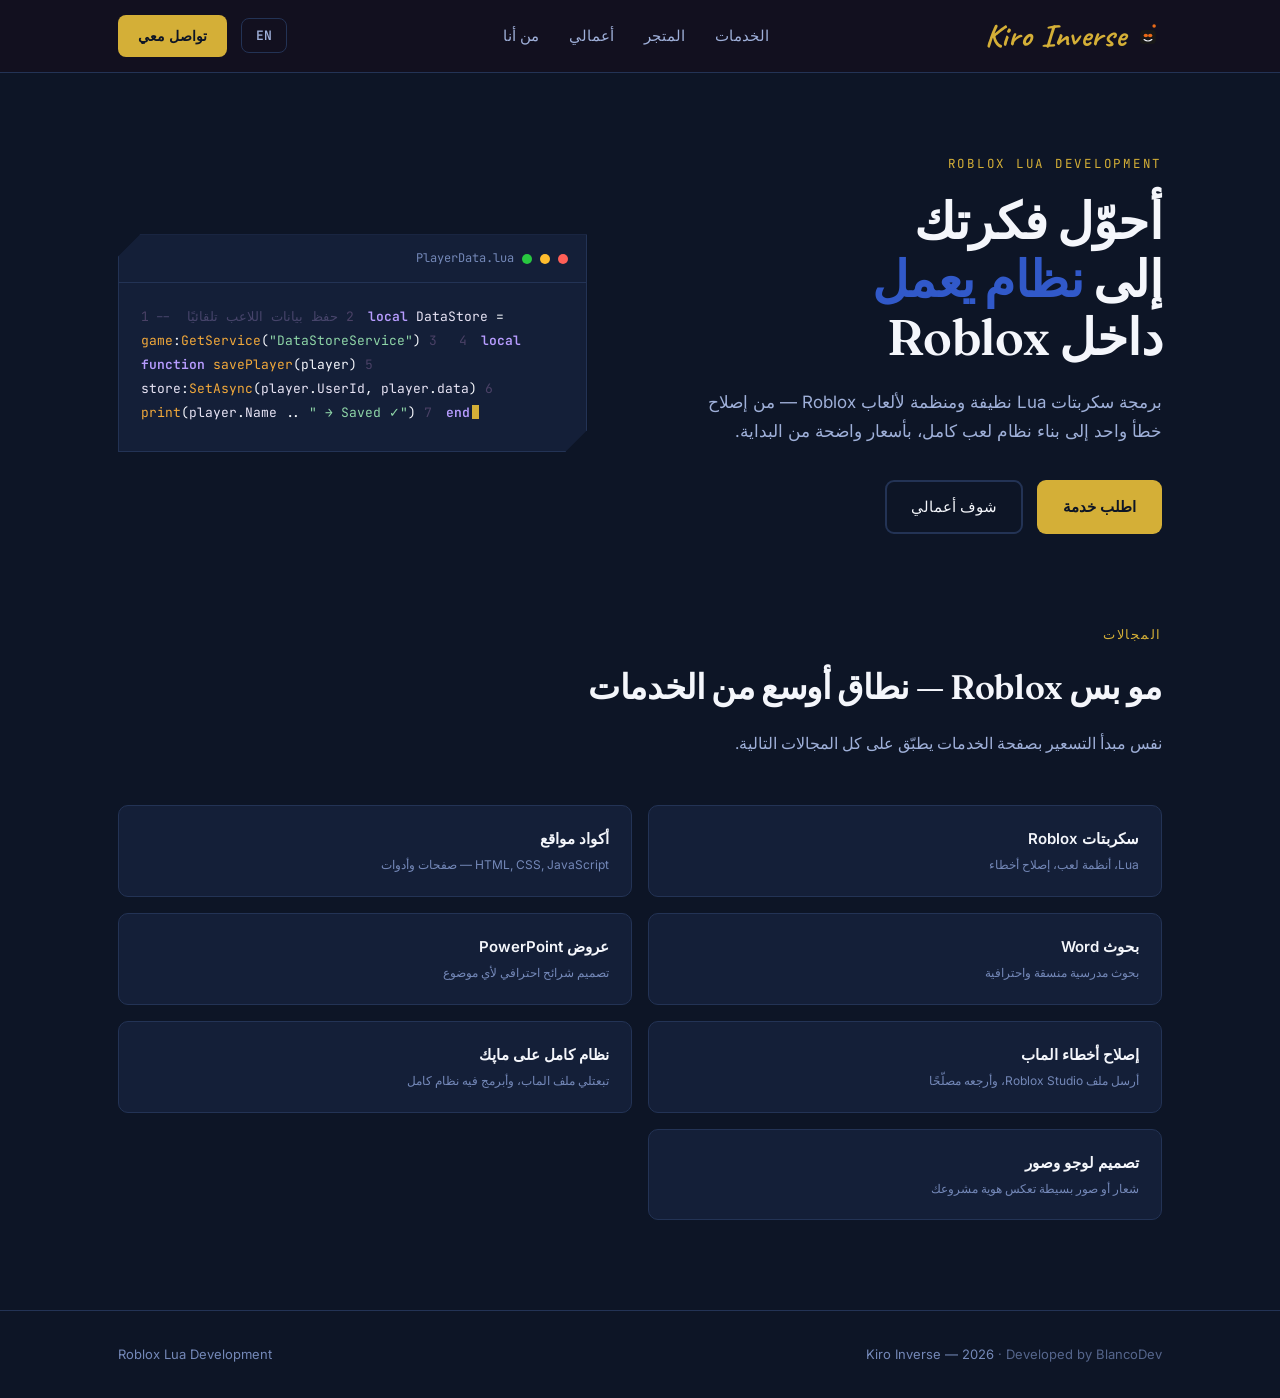
<file: index.html>
<!DOCTYPE html>
<html lang="ar" dir="rtl">
<head>
<meta charset="UTF-8">
<meta name="viewport" content="width=device-width, initial-scale=1.0">
<title>Kiro Inverse — برمجة وتصميم</title>
<link rel="preconnect" href="https://fonts.googleapis.com">
<link href="https://fonts.googleapis.com/css2?family=Fraunces:opsz,wght@9..144,500;9..144,600;9..144,700&family=Caveat:wght@600;700&family=Inter:wght@400;500;600;700&family=JetBrains+Mono:wght@400;500;600&display=swap" rel="stylesheet">
<link rel="stylesheet" href="style.css">
</head>
<body>

<nav>
  <div class="wrap">
    <a href="index.html" class="brand">
      <svg width="28" height="28" viewBox="0 0 64 64">
        <circle cx="46" cy="9" r="4" fill="#EA6A17"/>
        <rect x="14" y="18" width="36" height="32" rx="9" fill="#181818"/>
        <ellipse cx="27" cy="31" rx="5" ry="4" fill="#EA6A17"/>
        <ellipse cx="37" cy="31" rx="5" ry="4" fill="#EA6A17"/>
        <path d="M23 40 Q32 47 41 40" stroke="#F4F6FB" stroke-width="2.5" fill="none" stroke-linecap="round"/>
      </svg>
      Kiro Inverse
    </a>
    <div class="navlinks">
      <a href="services.html" data-i18n="nav1">الخدمات</a>
      <a href="store.html" data-i18n="nav2">المتجر</a>
      <a href="work.html" data-i18n="nav3">أعمالي</a>
      <a href="about.html" data-i18n="nav4">من أنا</a>
    </div>
    <div class="nav-right">
      <button class="lang-btn" id="langBtn" onclick="toggleLang()">EN</button>
      <a href="contact.html" class="nav-cta" data-i18n="navCta">تواصل معي</a>
      <button class="menu-toggle" id="menuToggle" onclick="toggleMenu()" aria-label="Menu">☰</button>
    </div>
  </div>
</nav>

<header class="hero">
  <div class="wrap hero-grid">
    <div>
      <span class="eyebrow">ROBLOX LUA DEVELOPMENT</span>
      <h1 id="heroTitle">أحوّل فكرتك<br>إلى <em>نظام يعمل</em><br>داخل Roblox</h1>
      <p class="lead" data-i18n="heroLead">برمجة سكربتات Lua نظيفة ومنظمة لألعاب Roblox — من إصلاح خطأ واحد إلى بناء نظام لعب كامل، بأسعار واضحة من البداية.</p>
      <div class="cta-row">
        <a href="contact.html" class="btn-primary" data-i18n="heroCta1">اطلب خدمة</a>
        <a href="work.html" class="btn-ghost" data-i18n="heroCta2">شوف أعمالي</a>
      </div>
    </div>

    <div class="editor facet reveal">
      <div class="editor-bar"><span></span><span></span><span></span><div class="fname">PlayerData.lua</div></div>
      <div class="editor-body" id="codeBlock"><span class="ln">1</span><span class="c-com">-- حفظ بيانات اللاعب تلقائيًا</span>
<span class="ln">2</span><span class="c-kw">local</span> <span class="c-var">DataStore</span> = <span class="c-fn">game</span>:<span class="c-fn">GetService</span>(<span class="c-str">"DataStoreService"</span>)
<span class="ln">3</span>
<span class="ln">4</span><span class="c-kw">local function</span> <span class="c-fn">savePlayer</span>(<span class class="c-var">player</span>)
<span class="ln">5</span>    <span class="c-var">store</span>:<span class="c-fn">SetAsync</span>(<span class="c-var">player</span>.<span class="c-var">UserId</span>, <span class="c-var">player</span>.<span class="c-var">data</span>)
<span class="ln">6</span>    <span class="c-fn">print</span>(<span class="c-var">player</span>.<span class="c-var">Name</span> .. <span class="c-str">" → Saved ✓"</span>)
<span class="ln">7</span><span class="c-kw">end</span><span class="cursor"></span></div>
    </div>
  </div>
</header>

<section class="section" id="fields" style="padding-top:0;">
  <div class="wrap">
    <div class="section-head reveal">
      <span class="eyebrow" data-i18n="fieldsEyebrow">المجالات</span>
      <h2 data-i18n="fieldsTitle">مو بس Roblox — نطاق أوسع من الخدمات</h2>
      <p data-i18n="fieldsDesc">نفس مبدأ التسعير بصفحة الخدمات يطبّق على كل المجالات التالية.</p>
    </div>
    <div class="catalog-grid">
      <div class="cat-item reveal"><div><h4 data-i18n="f1n">سكربتات Roblox</h4><p data-i18n="f1d">Lua، أنظمة لعب، إصلاح أخطاء</p></div></div>
      <div class="cat-item reveal"><div><h4 data-i18n="f2n">أكواد مواقع</h4><p data-i18n="f2d">HTML, CSS, JavaScript — صفحات وأدوات</p></div></div>
      <div class="cat-item reveal"><div><h4 data-i18n="f3n">بحوث Word</h4><p data-i18n="f3d">بحوث مدرسية منسقة واحترافية</p></div></div>
      <div class="cat-item reveal"><div><h4 data-i18n="f4n">عروض PowerPoint</h4><p data-i18n="f4d">تصميم شرائح احترافي لأي موضوع</p></div></div>
      <div class="cat-item reveal"><div><h4 data-i18n="f5n">إصلاح أخطاء الماب</h4><p data-i18n="f5d">أرسل ملف Roblox Studio، وأرجعه مصلّحًا</p></div></div>
      <div class="cat-item reveal"><div><h4 data-i18n="f6n">نظام كامل على ماپك</h4><p data-i18n="f6d">تبعتلي ملف الماب، وأبرمج فيه نظام كامل</p></div></div>
      <div class="cat-item reveal"><div><h4 data-i18n="f7n">تصميم لوجو وصور</h4><p data-i18n="f7d">شعار أو صور بسيطة تعكس هوية مشروعك</p></div></div>
    </div>
  </div>
</section>

<footer>
  <div class="wrap">
    <div>Kiro Inverse — 2026 <span style="opacity:0.7;">· Developed by BlancoDev</span></div>
    <div>Roblox Lua Development</div>
  </div>
</footer>

<script src="script.js"></script>
<!--Start of Tawk.to Script-->
<script type="text/javascript">
var Tawk_API=Tawk_API||{}, Tawk_LoadStart=new Date();
(function(){
var s1=document.createElement("script"),s0=document.getElementsByTagName("script")[0];
s1.async=true;
s1.src='https://embed.tawk.to/6a4d74c0751e041d46cbdc67/1jsv904ch';
s1.charset='UTF-8';
s1.setAttribute('crossorigin','*');
s0.parentNode.insertBefore(s1,s0);
})();
</script>
<!--End of Tawk.to Script-->
</body>
</html>
</file>
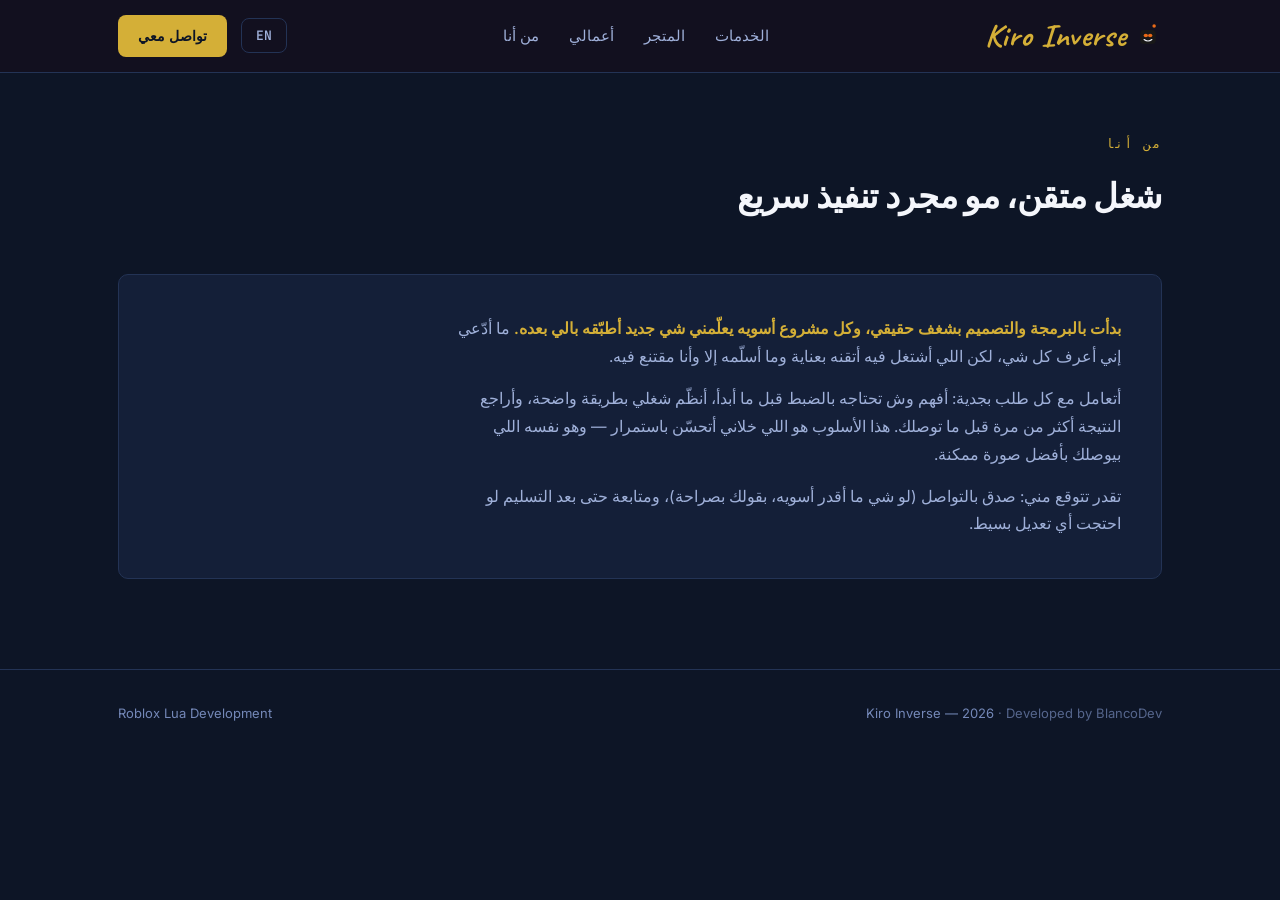
<file: about.html>
<!DOCTYPE html>
<html lang="ar" dir="rtl">
<head>
<meta charset="UTF-8">
<meta name="viewport" content="width=device-width, initial-scale=1.0">
<title>من أنا — Kiro Inverse</title>
<link rel="preconnect" href="https://fonts.googleapis.com">
<link href="https://fonts.googleapis.com/css2?family=Fraunces:opsz,wght@9..144,500;9..144,600;9..144,700&family=Caveat:wght@600;700&family=Inter:wght@400;500;600;700&family=JetBrains+Mono:wght@400;500;600&display=swap" rel="stylesheet">
<link rel="stylesheet" href="style.css">
</head>
<body>

<nav>
  <div class="wrap">
    <a href="index.html" class="brand">
      <svg width="28" height="28" viewBox="0 0 64 64">
        <circle cx="46" cy="9" r="4" fill="#EA6A17"/>
        <rect x="14" y="18" width="36" height="32" rx="9" fill="#181818"/>
        <ellipse cx="27" cy="31" rx="5" ry="4" fill="#EA6A17"/>
        <ellipse cx="37" cy="31" rx="5" ry="4" fill="#EA6A17"/>
        <path d="M23 40 Q32 47 41 40" stroke="#F4F6FB" stroke-width="2.5" fill="none" stroke-linecap="round"/>
      </svg>
      Kiro Inverse
    </a>
    <div class="navlinks">
      <a href="services.html" data-i18n="nav1">الخدمات</a>
      <a href="store.html" data-i18n="nav2">المتجر</a>
      <a href="work.html" data-i18n="nav3">أعمالي</a>
      <a href="about.html" data-i18n="nav4">من أنا</a>
    </div>
    <div class="nav-right">
      <button class="lang-btn" id="langBtn" onclick="toggleLang()">EN</button>
      <a href="contact.html" class="nav-cta" data-i18n="navCta">تواصل معي</a>
      <button class="menu-toggle" id="menuToggle" onclick="toggleMenu()" aria-label="Menu">☰</button>
    </div>
  </div>
</nav>

<section class="section" style="padding-top:60px;">
  <div class="wrap">
    <div class="section-head reveal">
      <span class="eyebrow" data-i18n="aboutEyebrow">من أنا</span>
      <h2 data-i18n="aboutTitle">شغل متقن، مو مجرد تنفيذ سريع</h2>
    </div>
    <div class="about-box reveal">
      <p data-i18n="about1"><strong>بدأت بالبرمجة والتصميم بشغف حقيقي، وكل مشروع أسويه يعلّمني شي جديد أطبّقه بالي بعده.</strong> ما أدّعي إني أعرف كل شي، لكن اللي أشتغل فيه أتقنه بعناية وما أسلّمه إلا وأنا مقتنع فيه.</p>
      <p data-i18n="about2">أتعامل مع كل طلب بجدية: أفهم وش تحتاجه بالضبط قبل ما أبدأ، أنظّم شغلي بطريقة واضحة، وأراجع النتيجة أكثر من مرة قبل ما توصلك. هذا الأسلوب هو اللي خلاني أتحسّن باستمرار — وهو نفسه اللي بيوصلك بأفضل صورة ممكنة.</p>
      <p data-i18n="about3">تقدر تتوقع مني: صدق بالتواصل (لو شي ما أقدر أسويه، بقولك بصراحة)، ومتابعة حتى بعد التسليم لو احتجت أي تعديل بسيط.</p>
    </div>
  </div>
</section>

<footer>
  <div class="wrap">
    <div>Kiro Inverse — 2026 <span style="opacity:0.7;">· Developed by BlancoDev</span></div>
    <div>Roblox Lua Development</div>
  </div>
</footer>

<!--Start of Tawk.to Script-->
<script type="text/javascript">
var Tawk_API=Tawk_API||{}, Tawk_LoadStart=new Date();
(function(){
var s1=document.createElement("script"),s0=document.getElementsByTagName("script")[0];
s1.async=true;
s1.src='https://embed.tawk.to/6a4d74c0751e041d46cbdc67/1jsv904ch';
s1.charset='UTF-8';
s1.setAttribute('crossorigin','*');
s0.parentNode.insertBefore(s1,s0);
})();
</script>
<!--End of Tawk.to Script-->

<script src="script.js"></script>
</body>
</html>
</file>
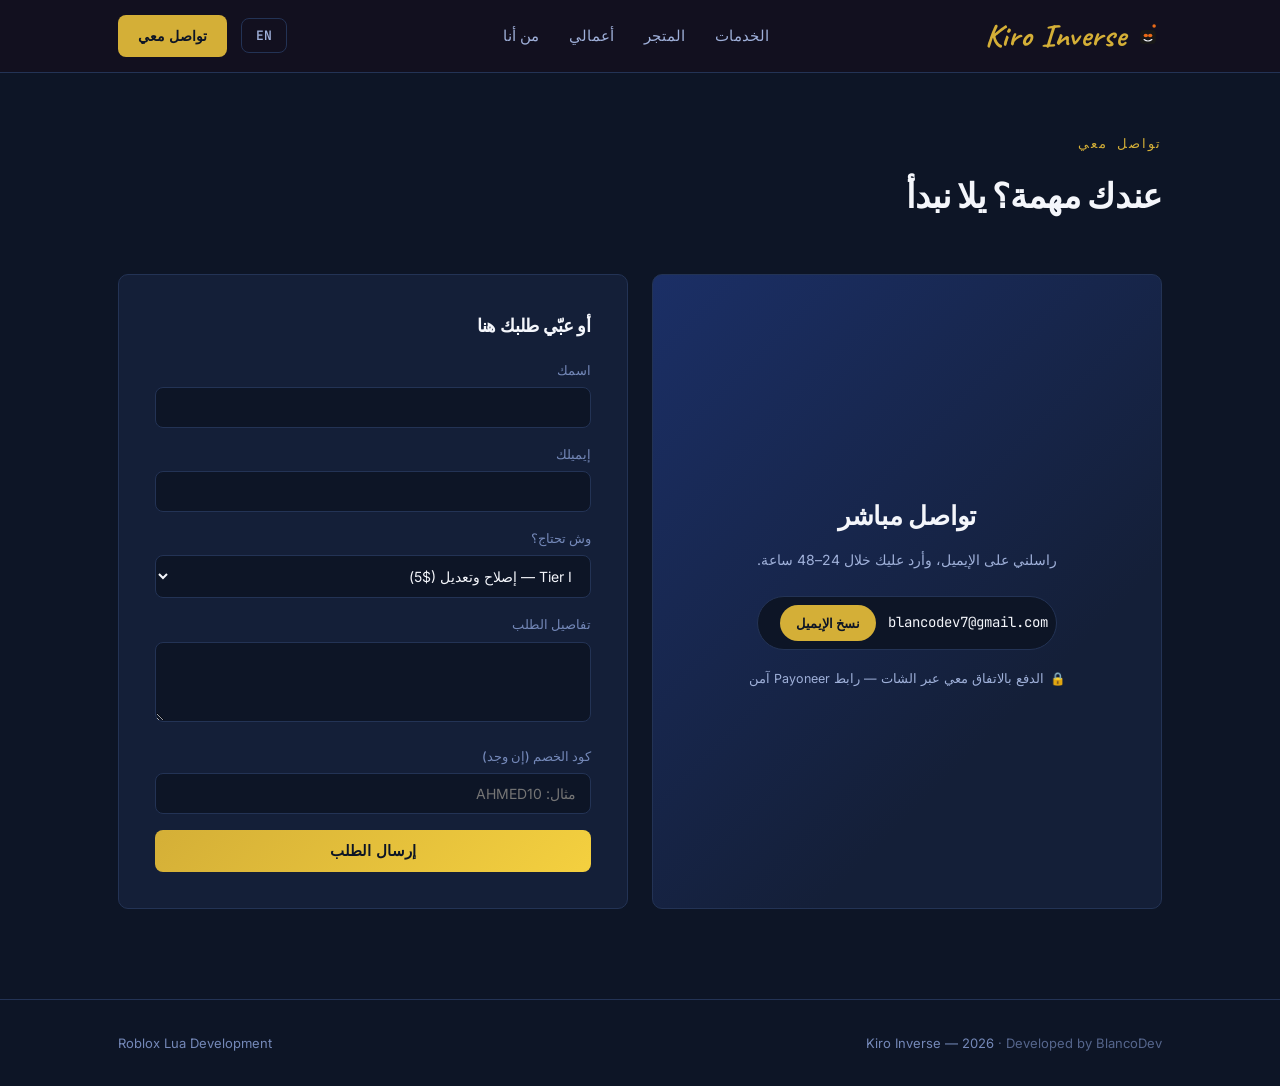
<file: contact.html>
<!DOCTYPE html>
<html lang="ar" dir="rtl">
<head>
<meta charset="UTF-8">
<meta name="viewport" content="width=device-width, initial-scale=1.0">
<title>تواصل معي — Kiro Inverse</title>
<link rel="preconnect" href="https://fonts.googleapis.com">
<link href="https://fonts.googleapis.com/css2?family=Fraunces:opsz,wght@9..144,500;9..144,600;9..144,700&family=Caveat:wght@600;700&family=Inter:wght@400;500;600;700&family=JetBrains+Mono:wght@400;500;600&display=swap" rel="stylesheet">
<link rel="stylesheet" href="style.css">
</head>
<body>

<nav>
  <div class="wrap">
    <a href="index.html" class="brand">
      <svg width="28" height="28" viewBox="0 0 64 64">
        <circle cx="46" cy="9" r="4" fill="#EA6A17"/>
        <rect x="14" y="18" width="36" height="32" rx="9" fill="#181818"/>
        <ellipse cx="27" cy="31" rx="5" ry="4" fill="#EA6A17"/>
        <ellipse cx="37" cy="31" rx="5" ry="4" fill="#EA6A17"/>
        <path d="M23 40 Q32 47 41 40" stroke="#F4F6FB" stroke-width="2.5" fill="none" stroke-linecap="round"/>
      </svg>
      Kiro Inverse
    </a>
    <div class="navlinks">
      <a href="services.html" data-i18n="nav1">الخدمات</a>
      <a href="store.html" data-i18n="nav2">المتجر</a>
      <a href="work.html" data-i18n="nav3">أعمالي</a>
      <a href="about.html" data-i18n="nav4">من أنا</a>
    </div>
    <div class="nav-right">
      <button class="lang-btn" id="langBtn" onclick="toggleLang()">EN</button>
      <a href="contact.html" class="nav-cta" data-i18n="navCta">تواصل معي</a>
      <button class="menu-toggle" id="menuToggle" onclick="toggleMenu()" aria-label="Menu">☰</button>
    </div>
  </div>
</nav>

<section class="section" style="padding-top:60px;">
  <div class="wrap">
    <div class="section-head reveal">
      <span class="eyebrow" data-i18n="contactEyebrow">تواصل معي</span>
      <h2 data-i18n="contactTitle">عندك مهمة؟ يلا نبدأ</h2>
    </div>

    <div class="contact-grid">
      <div class="contact-box reveal">
        <h2 data-i18n="contactBoxTitle">تواصل مباشر</h2>
        <p data-i18n="contactBoxDesc">راسلني على الإيميل، وأرد عليك خلال 24–48 ساعة.</p>
        <div class="email-pill">
          <span id="emailText">blancodev7@gmail.com</span>
          <button onclick="copyEmail()" id="copyBtn" data-i18n="copyBtn">نسخ الإيميل</button>
        </div>
        <div class="trust-note">🔒 <span data-i18n="trustNote">الدفع بالاتفاق معي عبر الشات — رابط Payoneer آمن</span></div>
      </div>

      <div class="form-box reveal">
        <h3 data-i18n="formTitle">أو عبّي طلبك هنا</h3>
        <form id="orderForm">
          <input type="hidden" name="access_key" value="ae1d0fd1-862b-472d-9e1d-bf519615e743">
          <label data-i18n="formName">اسمك</label>
          <input type="text" name="name" required>
          <label data-i18n="formEmail">إيميلك</label>
          <input type="email" name="email" required>
          <label data-i18n="formService">وش تحتاج؟</label>
          <select name="service">
            <option data-i18n="formOpt1">Tier I — إصلاح وتعديل ($5)</option>
            <option data-i18n="formOpt2">Tier II — بناء نظام ($25)</option>
            <option data-i18n="formOpt3">Tier III — مشروع متكامل ($50+)</option>
            <option data-i18n="formOpt4">سكربت جاهز من المتجر</option>
            <option data-i18n="formOpt5">طلب مخصص</option>
          </select>
          <label data-i18n="formMsg">تفاصيل الطلب</label>
          <textarea name="message" required></textarea>
          <label data-i18n="formDiscount">كود الخصم (إن وجد)</label>
          <input type="text" name="discount_code" placeholder="مثال: AHMED10">
          <button type="submit" data-i18n="formSubmit">إرسال الطلب</button>
        </form>
        <div class="form-success" id="formSuccess" data-i18n="formSuccessMsg">تم استلام طلبك! بنرد عليك بأقرب وقت.</div>
      </div>
    </div>
  </div>
</section>

<footer>
  <div class="wrap">
    <div>Kiro Inverse — 2026 <span style="opacity:0.7;">· Developed by BlancoDev</span></div>
    <div>Roblox Lua Development</div>
  </div>
</footer>

<!--Start of Tawk.to Script-->
<script type="text/javascript">
var Tawk_API=Tawk_API||{}, Tawk_LoadStart=new Date();
(function(){
var s1=document.createElement("script"),s0=document.getElementsByTagName("script")[0];
s1.async=true;
s1.src='https://embed.tawk.to/6a4d74c0751e041d46cbdc67/1jsv904ch';
s1.charset='UTF-8';
s1.setAttribute('crossorigin','*');
s0.parentNode.insertBefore(s1,s0);
})();
</script>
<!--End of Tawk.to Script-->

<script src="script.js"></script>
</body>
</html>
</file>
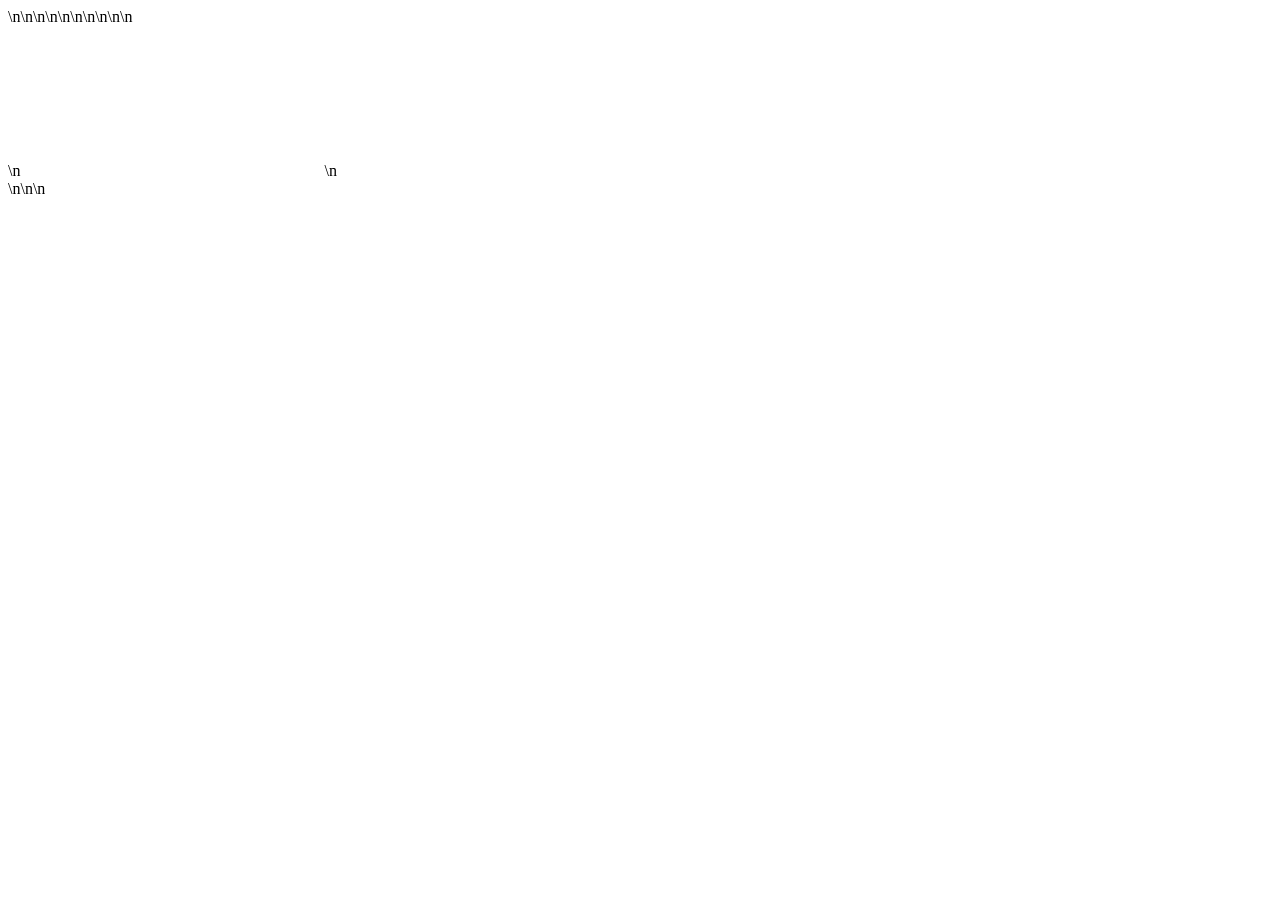
<file: logo.html>
<!DOCTYPE html>\n<html lang=\"ar\" dir=\"rtl\">\n<head>\n<meta charset=\"UTF-8\">\n<meta name=\"viewport\" content=\"width=device-width, initial-scale=1.0\">\n<title>BlancoDev Logo Animation</title>\n<style>\n  * {\n    margin: 0;\n    padding: 0;\n    box-sizing: border-box;\n  }\n\n  body {\n    background: #0D1526;\n    display: flex;\n    justify-content: center;\n    align-items: center;\n    min-height: 100vh;\n    font-family: 'Fraunces', serif;\n  }\n\n  .logo-container {\n    position: relative;\n    width: 120px;\n    height: 120px;\n    cursor: pointer;\n  }\n\n  svg {\n    width: 100%;\n    height: 100%;\n    filter: drop-shadow(0 10px 30px rgba(212, 175, 55, 0.2));\n  }\n\n  .logo-circle {\n    animation: rotateCircle 20s linear infinite;\n  }\n\n  .logo-text {\n    font-size: 24px;\n    font-weight: 700;\n    fill: #D4AF37;\n    text-anchor: middle;\n    dominant-baseline: middle;\n  }\n\n  .logo-code {\n    animation: glow 3s ease-in-out infinite;\n  }\n\n  .logo-accent {\n    animation: pulse 2s ease-in-out infinite;\n  }\n\n  @keyframes rotateCircle {\n    from {\n      transform: rotate(0deg);\n    }\n    to {\n      transform: rotate(360deg);\n    }\n  }\n\n  @keyframes glow {\n    0%, 100% {\n      fill: #3159C9;\n      filter: drop-shadow(0 0 5px rgba(49, 89, 201, 0.5));\n    }\n    50% {\n      fill: #D4AF37;\n      filter: drop-shadow(0 0 15px rgba(212, 175, 55, 0.8));\n    }\n  }\n\n  @keyframes pulse {\n    0%, 100% {\n      opacity: 0.6;\n      transform: scale(1);\n    }\n    50% {\n      opacity: 1;\n      transform: scale(1.05);\n    }\n  }\n\n  .logo-container:hover .logo-circle {\n    animation-duration: 8s;\n  }\n\n  .logo-container:hover .logo-code {\n    animation-duration: 1.5s;\n  }\n</style>\n</head>\n<body>\n\n<div class=\"logo-container\">\n  <svg viewBox=\"0 0 120 120\" xmlns=\"http://www.w3.org/2000/svg\">\n    <!-- خلفية دائرية -->\n    <defs>\n      <linearGradient id=\"bgGradient\" x1=\"0%\" y1=\"0%\" x2=\"100%\" y2=\"100%\">\n        <stop offset=\"0%\" style=\"stop-color:#3159C9;stop-opacity:0.15\" />\n        <stop offset=\"100%\" style=\"stop-color:#182A4A;stop-opacity:0.15\" />\n      </linearGradient>\n      <linearGradient id=\"textGradient\" x1=\"0%\" y1=\"0%\" x2=\"100%\" y2=\"100%\">\n        <stop offset=\"0%\" style=\"stop-color:#D4AF37\" />\n        <stop offset=\"100%\" style=\"stop-color:#F4D03F\" />\n      </linearGradient>\n    </defs>\n\n    <!-- دائرة خارجية تدور -->\n    <g class=\"logo-circle\">\n      <circle cx=\"60\" cy=\"60\" r=\"55\" fill=\"none\" stroke=\"url(#bgGradient)\" stroke-width=\"2\" opacity=\"0.3\"/>\n      <!-- نقاط دوارة -->\n      <circle cx=\"60\" cy=\"12\" r=\"3\" fill=\"#D4AF37\"/>\n      <circle cx=\"108\" cy=\"60\" r=\"3\" fill=\"#D4AF37\" opacity=\"0.7\"/>\n      <circle cx=\"60\" cy=\"108\" r=\"3\" fill=\"#D4AF37\" opacity=\"0.5\"/>\n      <circle cx=\"12\" cy=\"60\" r=\"3\" fill=\"#D4AF37\" opacity=\"0.3\"/>\n    </g>\n\n    <!-- الخلفية الثابتة -->\n    <circle cx=\"60\" cy=\"60\" r=\"50\" fill=\"#141F38\" stroke=\"#233355\" stroke-width=\"1.5\"/>\n\n    <!-- العناصر الزخرفية -->\n    <g class=\"logo-code\">\n      <!-- كود يسار -->\n      <text x=\"32\" y=\"58\" font-family=\"JetBrains Mono\" font-size=\"14\" font-weight=\"bold\" fill=\"#3159C9\">&lt;</text>\n      <!-- كود يمين -->\n      <text x=\"88\" y=\"58\" font-family=\"JetBrains Mono\" font-size=\"14\" font-weight=\"bold\" fill=\"#3159C9\">/&gt;</text>\n    </g>\n\n    <!-- النص الرئيسي (B) -->\n    <text x=\"60\" y=\"68\" class=\"logo-text\" font-size=\"32\" fill=\"url(#textGradient)\">B</text>\n\n    <!-- خط زخرفي متحرك -->\n    <g class=\"logo-accent\">\n      <line x1=\"45\" y1=\"40\" x2=\"75\" y2=\"40\" stroke=\"#3159C9\" stroke-width=\"2\" opacity=\"0.6\" stroke-linecap=\"round\"/>\n      <line x1=\"45\" y1=\"80\" x2=\"75\" y2=\"80\" stroke=\"#3159C9\" stroke-width=\"2\" opacity=\"0.6\" stroke-linecap=\"round\"/>\n    </g>\n\n    <!-- دوائر صغيرة زخرفية -->\n    <circle cx=\"38\" cy=\"48\" r=\"2\" fill=\"#D4AF37\" opacity=\"0.8\"/>\n    <circle cx=\"82\" cy=\"72\" r=\"2\" fill=\"#D4AF37\" opacity=\"0.8\"/>\n    <circle cx=\"42\" cy=\"82\" r=\"1.5\" fill=\"#3159C9\" opacity=\"0.6\"/>\n  </svg>\n</div>\n\n</body>\n</html>
</file>
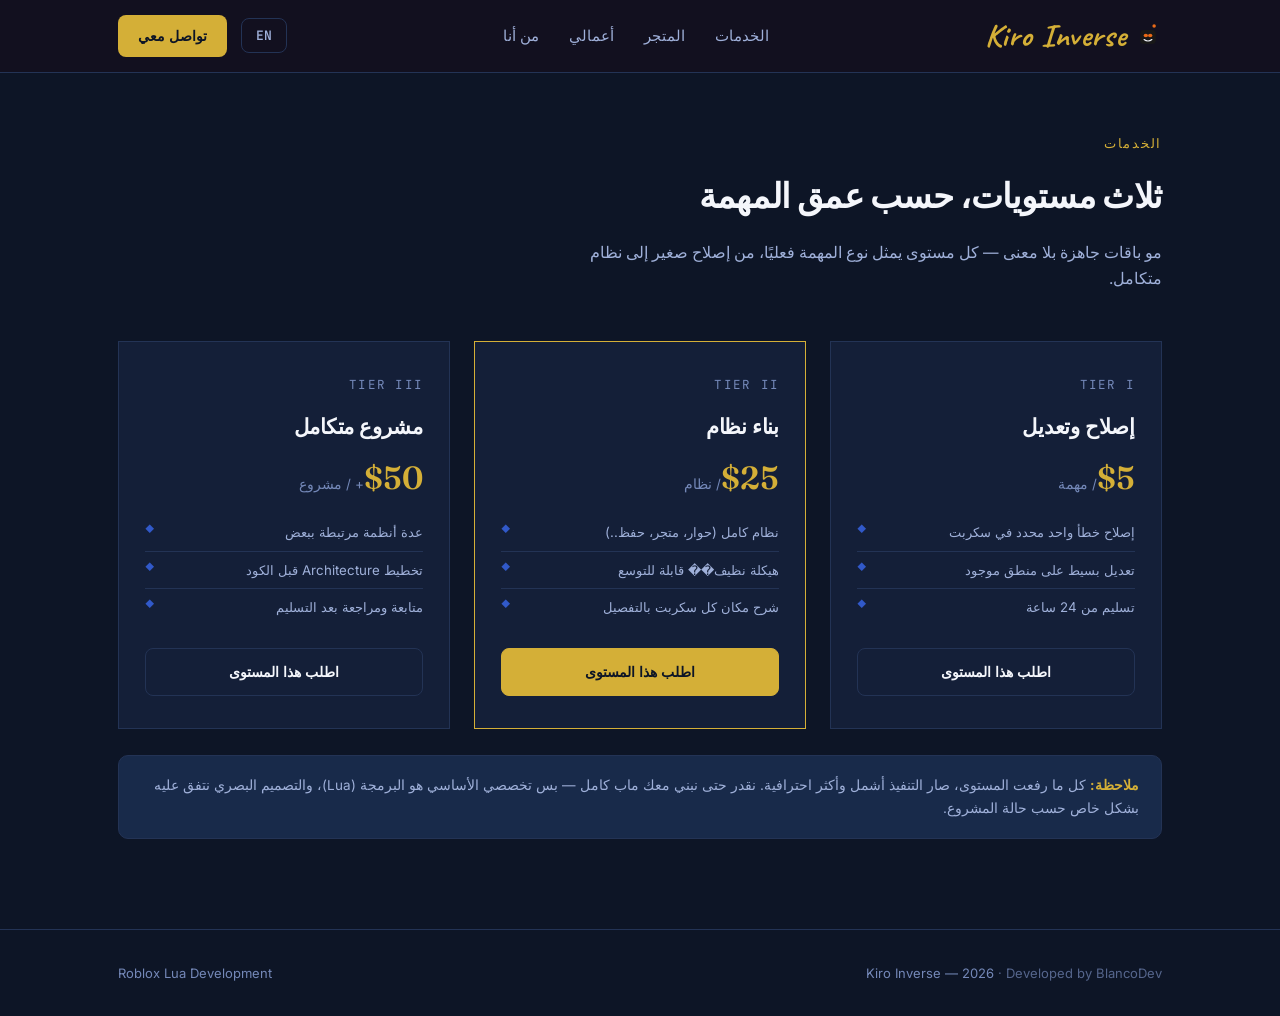
<file: services.html>
<!DOCTYPE html>
<html lang="ar" dir="rtl">
<head>
<meta charset="UTF-8">
<meta name="viewport" content="width=device-width, initial-scale=1.0">
<title>الخدمات — Kiro Inverse</title>
<link rel="preconnect" href="https://fonts.googleapis.com">
<link href="https://fonts.googleapis.com/css2?family=Fraunces:opsz,wght@9..144,500;9..144,600;9..144,700&family=Caveat:wght@600;700&family=Inter:wght@400;500;600;700&family=JetBrains+Mono:wght@400;500;600&display=swap" rel="stylesheet">
<link rel="stylesheet" href="style.css">
</head>
<body>

<nav>
  <div class="wrap">
    <a href="index.html" class="brand">
      <svg width="28" height="28" viewBox="0 0 64 64">
        <circle cx="46" cy="9" r="4" fill="#EA6A17"/>
        <rect x="14" y="18" width="36" height="32" rx="9" fill="#181818"/>
        <ellipse cx="27" cy="31" rx="5" ry="4" fill="#EA6A17"/>
        <ellipse cx="37" cy="31" rx="5" ry="4" fill="#EA6A17"/>
        <path d="M23 40 Q32 47 41 40" stroke="#F4F6FB" stroke-width="2.5" fill="none" stroke-linecap="round"/>
      </svg>
      Kiro Inverse
    </a>
    <div class="navlinks">
      <a href="services.html" data-i18n="nav1">الخدمات</a>
      <a href="store.html" data-i18n="nav2">المتجر</a>
      <a href="work.html" data-i18n="nav3">أعمالي</a>
      <a href="about.html" data-i18n="nav4">من أنا</a>
    </div>
    <div class="nav-right">
      <button class="lang-btn" id="langBtn" onclick="toggleLang()">EN</button>
      <a href="contact.html" class="nav-cta" data-i18n="navCta">تواصل معي</a>
      <button class="menu-toggle" id="menuToggle" onclick="toggleMenu()" aria-label="Menu">☰</button>
    </div>
  </div>
</nav>

<section class="section" style="padding-top:60px;">
  <div class="wrap">
    <div class="section-head reveal">
      <span class="eyebrow" data-i18n="svcEyebrow">الخدمات</span>
      <h2 data-i18n="svcTitle">ثلاث مستويات، حسب عمق المهمة</h2>
      <p data-i18n="svcDesc">مو باقات جاهزة بلا معنى — كل مستوى يمثل نوع المهمة فعليًا، من إصلاح صغير إلى نظام متكامل.</p>
    </div>

    <div class="tiers">
      <div class="tier reveal">
        <div class="num mono">TIER I</div>
        <h3 data-i18n="t1name">إصلاح وتعديل</h3>
        <div class="price">$5<span data-i18n="perTask">/ مهمة</span></div>
        <ul>
          <li data-i18n="t1a">إصلاح خطأ واحد محدد في سكربت</li>
          <li data-i18n="t1b">تعديل بسيط على منطق موجود</li>
          <li data-i18n="t1c">تسليم من 24 ساعة</li>
        </ul>
        <a href="contact.html" class="pick" data-i18n="pickBtn">اطلب هذا المستوى</a>
      </div>

      <div class="tier featured reveal">
        <div class="num mono">TIER II</div>
        <h3 data-i18n="t2name">بناء نظام</h3>
        <div class="price">$25<span data-i18n="perSystem">/ نظام</span></div>
        <ul>
          <li data-i18n="t2a">نظام كامل (حوار، متجر، حفظ..)</li>
          <li data-i18n="t2b">هيكلة نظيف�� قابلة للتوسع</li>
          <li data-i18n="t2c">شرح مكان كل سكربت بالتفصيل</li>
        </ul>
        <a href="contact.html" class="pick" data-i18n="pickBtn">اطلب هذا المستوى</a>
      </div>

      <div class="tier reveal">
        <div class="num mono">TIER III</div>
        <h3 data-i18n="t3name">مشروع متكامل</h3>
        <div class="price">$50<span data-i18n="perProject">+ / مشروع</span></div>
        <ul>
          <li data-i18n="t3a">عدة أنظمة مرتبطة ببعض</li>
          <li data-i18n="t3b">تخطيط Architecture قبل الكود</li>
          <li data-i18n="t3c">متابعة ومراجعة بعد التسليم</li>
        </ul>
        <a href="contact.html" class="pick" data-i18n="pickBtn">اطلب هذا المستوى</a>
      </div>
    </div>

    <div class="tier-note reveal" data-i18n="tierNote">
      <strong>ملاحظة:</strong> كل ما رفعت المستوى، صار التنفيذ أشمل وأكثر احترافية. نقدر حتى نبني معك ماب كامل — بس تخصصي الأساسي هو البرمجة (Lua)، والتصميم البصري نتفق عليه بشكل خاص حسب حالة المشروع.
    </div>
  </div>
</section>

<footer>
  <div class="wrap">
    <div>Kiro Inverse — 2026 <span style="opacity:0.7;">· Developed by BlancoDev</span></div>
    <div>Roblox Lua Development</div>
  </div>
</footer>

<script src="script.js"></script>
</body>
</html>
</file>
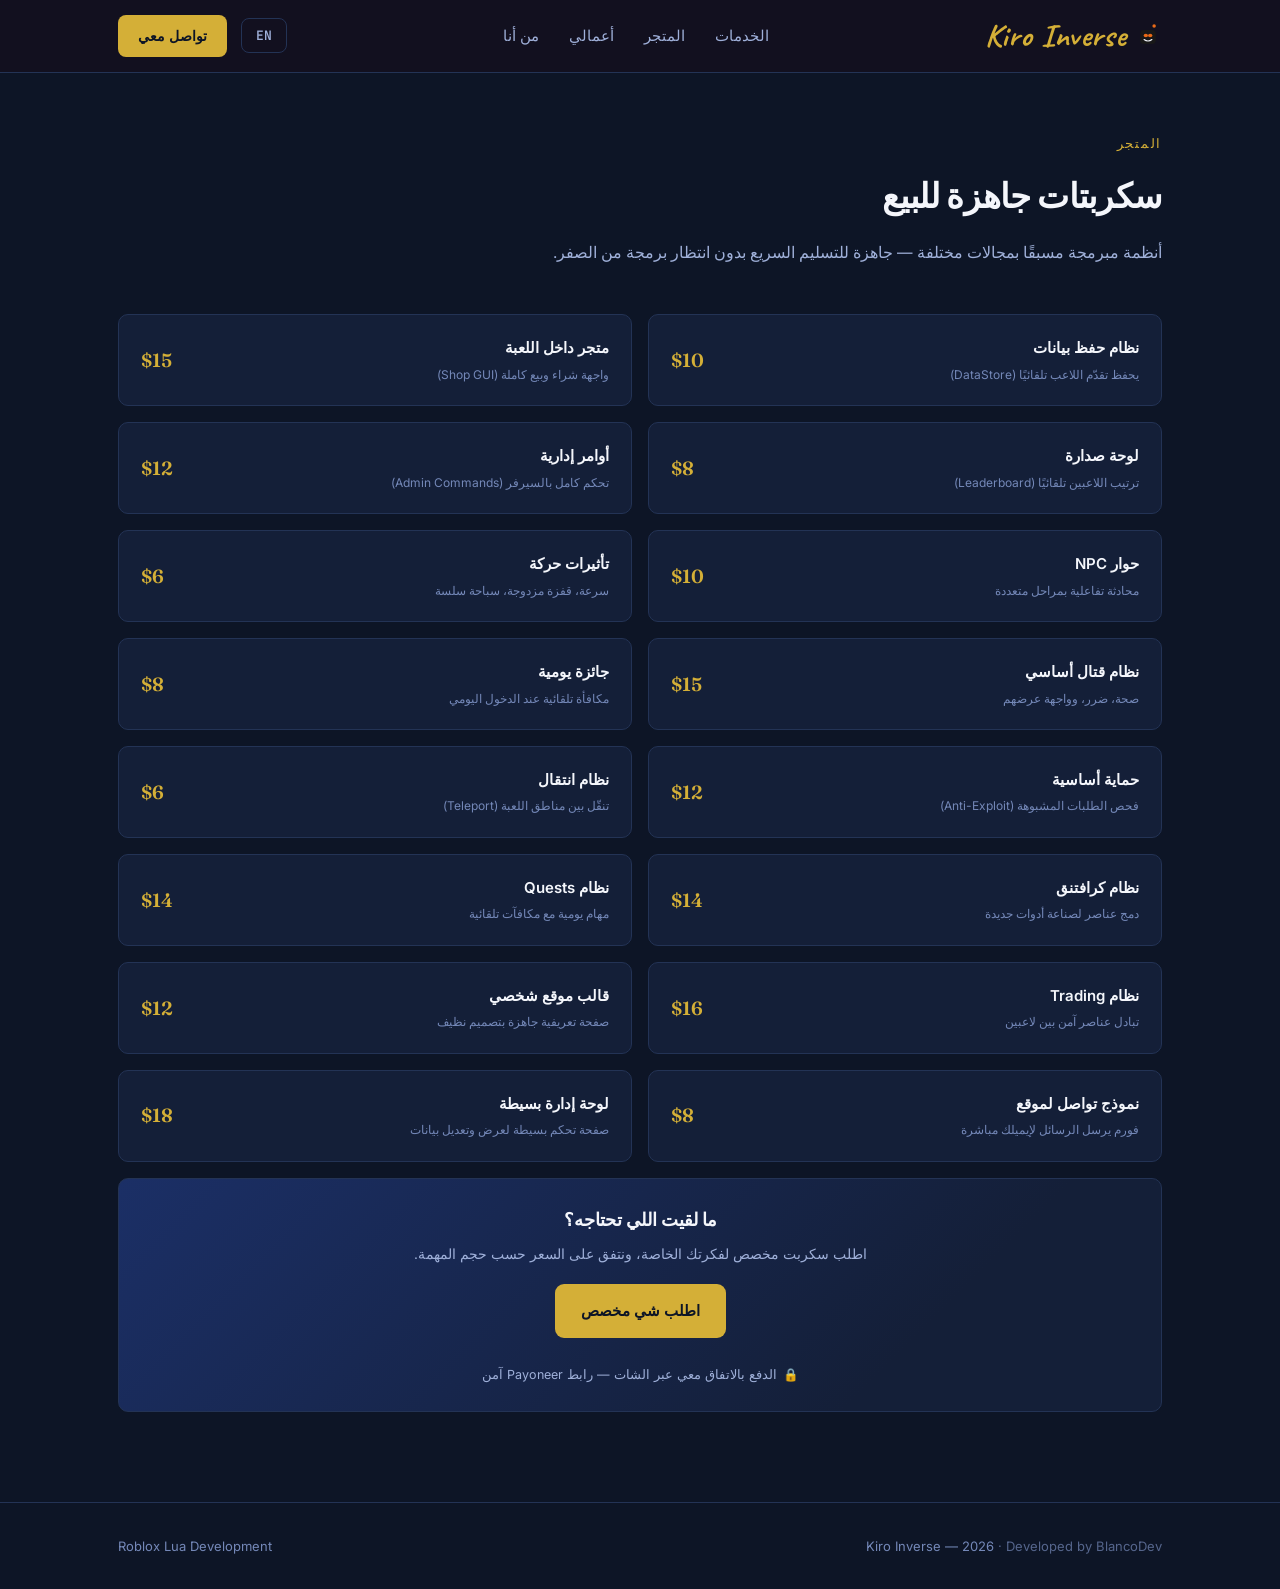
<file: store.html>
<!DOCTYPE html>
<html lang="ar" dir="rtl">
<head>
<meta charset="UTF-8">
<meta name="viewport" content="width=device-width, initial-scale=1.0">
<title>المتجر — Kiro Inverse</title>
<link rel="preconnect" href="https://fonts.googleapis.com">
<link href="https://fonts.googleapis.com/css2?family=Fraunces:opsz,wght@9..144,500;9..144,600;9..144,700&family=Caveat:wght@600;700&family=Inter:wght@400;500;600;700&family=JetBrains+Mono:wght@400;500;600&display=swap" rel="stylesheet">
<link rel="stylesheet" href="style.css">
</head>
<body>

<nav>
  <div class="wrap">
    <a href="index.html" class="brand">
      <svg width="28" height="28" viewBox="0 0 64 64">
        <circle cx="46" cy="9" r="4" fill="#EA6A17"/>
        <rect x="14" y="18" width="36" height="32" rx="9" fill="#181818"/>
        <ellipse cx="27" cy="31" rx="5" ry="4" fill="#EA6A17"/>
        <ellipse cx="37" cy="31" rx="5" ry="4" fill="#EA6A17"/>
        <path d="M23 40 Q32 47 41 40" stroke="#F4F6FB" stroke-width="2.5" fill="none" stroke-linecap="round"/>
      </svg>
      Kiro Inverse
    </a>
    <div class="navlinks">
      <a href="services.html" data-i18n="nav1">الخدمات</a>
      <a href="store.html" data-i18n="nav2">المتجر</a>
      <a href="work.html" data-i18n="nav3">أعمالي</a>
      <a href="about.html" data-i18n="nav4">من أنا</a>
    </div>
    <div class="nav-right">
      <button class="lang-btn" id="langBtn" onclick="toggleLang()">EN</button>
      <a href="contact.html" class="nav-cta" data-i18n="navCta">تواصل معي</a>
      <button class="menu-toggle" id="menuToggle" onclick="toggleMenu()" aria-label="Menu">☰</button>
    </div>
  </div>
</nav>

<section class="section" style="padding-top:60px;">
  <div class="wrap">
    <div class="section-head reveal">
      <span class="eyebrow" data-i18n="catEyebrow">المتجر</span>
      <h2 data-i18n="catTitle">سكربتات جاهزة للبيع</h2>
      <p data-i18n="catDesc">أنظمة مبرمجة مسبقًا بمجالات مختلفة — جاهزة للتسليم السريع بدون انتظار برمجة من الصفر.</p>
    </div>

    <div class="catalog-grid">
      <div class="cat-item reveal"><div><h4 data-i18n="c1n">نظام حفظ بيانات</h4><p data-i18n="c1d">يحفظ تقدّم اللاعب تلقائيًا (DataStore)</p></div><div class="cat-price">$10</div></div>
      <div class="cat-item reveal"><div><h4 data-i18n="c2n">متجر داخل اللعبة</h4><p data-i18n="c2d">واجهة شراء وبيع كاملة (Shop GUI)</p></div><div class="cat-price">$15</div></div>
      <div class="cat-item reveal"><div><h4 data-i18n="c3n">لوحة صدارة</h4><p data-i18n="c3d">ترتيب اللاعبين تلقائيًا (Leaderboard)</p></div><div class="cat-price">$8</div></div>
      <div class="cat-item reveal"><div><h4 data-i18n="c4n">أوامر إدارية</h4><p data-i18n="c4d">تحكم كامل بالسيرفر (Admin Commands)</p></div><div class="cat-price">$12</div></div>
      <div class="cat-item reveal"><div><h4 data-i18n="c5n">حوار NPC</h4><p data-i18n="c5d">محادثة تفاعلية بمراحل متعددة</p></div><div class="cat-price">$10</div></div>
      <div class="cat-item reveal"><div><h4 data-i18n="c6n">تأثيرات حركة</h4><p data-i18n="c6d">سرعة، قفزة مزدوجة، سباحة سلسة</p></div><div class="cat-price">$6</div></div>
      <div class="cat-item reveal"><div><h4 data-i18n="c7n">نظام قتال أساسي</h4><p data-i18n="c7d">صحة، ضرر، وواجهة عرضهم</p></div><div class="cat-price">$15</div></div>
      <div class="cat-item reveal"><div><h4 data-i18n="c8n">جائزة يومية</h4><p data-i18n="c8d">مكافأة تلقائية عند الدخول اليومي</p></div><div class="cat-price">$8</div></div>
      <div class="cat-item reveal"><div><h4 data-i18n="c9n">حماية أساسية</h4><p data-i18n="c9d">فحص الطلبات المشبوهة (Anti-Exploit)</p></div><div class="cat-price">$12</div></div>
      <div class="cat-item reveal"><div><h4 data-i18n="c10n">نظام انتقال</h4><p data-i18n="c10d">تنقّل بين مناطق اللعبة (Teleport)</p></div><div class="cat-price">$6</div></div>
      <div class="cat-item reveal"><div><h4 data-i18n="c11n">نظام كرافتنق</h4><p data-i18n="c11d">دمج عناصر لصناعة أدوات جديدة</p></div><div class="cat-price">$14</div></div>
      <div class="cat-item reveal"><div><h4 data-i18n="c12n">نظام Quests</h4><p data-i18n="c12d">مهام يومية مع مكافآت تلقائية</p></div><div class="cat-price">$14</div></div>
      <div class="cat-item reveal"><div><h4 data-i18n="c13n">نظام Trading</h4><p data-i18n="c13d">تبادل عناصر آمن بين لاعبين</p></div><div class="cat-price">$16</div></div>
      <div class="cat-item reveal"><div><h4 data-i18n="c14n">قالب موقع شخصي</h4><p data-i18n="c14d">صفحة تعريفية جاهزة بتصميم نظيف</p></div><div class="cat-price">$12</div></div>
      <div class="cat-item reveal"><div><h4 data-i18n="c15n">نموذج تواصل لموقع</h4><p data-i18n="c15d">فورم يرسل الرسائل لإيميلك مباشرة</p></div><div class="cat-price">$8</div></div>
      <div class="cat-item reveal"><div><h4 data-i18n="c16n">لوحة إدارة بسيطة</h4><p data-i18n="c16d">صفحة تحكم بسيطة لعرض وتعديل بيانات</p></div><div class="cat-price">$18</div></div>

      <div class="cat-custom reveal">
        <h4 data-i18n="customTitle">ما لقيت اللي تحتاجه؟</h4>
        <p data-i18n="customDesc">اطلب سكربت مخصص لفكرتك الخاصة، ونتفق على السعر حسب حجم المهمة.</p>
        <a href="contact.html" class="btn-primary" data-i18n="customBtn">اطلب شي مخصص</a>
        <div class="trust-note">🔒 <span data-i18n="trustNote">الدفع بالاتفاق معي عبر الشات — رابط Payoneer آمن</span></div>
      </div>
    </div>
  </div>
</section>

<footer>
  <div class="wrap">
    <div>Kiro Inverse — 2026 <span style="opacity:0.7;">· Developed by BlancoDev</span></div>
    <div>Roblox Lua Development</div>
  </div>
</footer>

<script src="script.js"></script>
<!--Start of Tawk.to Script-->
<script type="text/javascript">
var Tawk_API=Tawk_API||{}, Tawk_LoadStart=new Date();
(function(){
var s1=document.createElement("script"),s0=document.getElementsByTagName("script")[0];
s1.async=true;
s1.src='https://embed.tawk.to/6a4d74c0751e041d46cbdc67/1jsv904ch';
s1.charset='UTF-8';
s1.setAttribute('crossorigin','*');
s0.parentNode.insertBefore(s1,s0);
})();
</script>
<!--End of Tawk.to Script-->
</body>
</html>
</file>
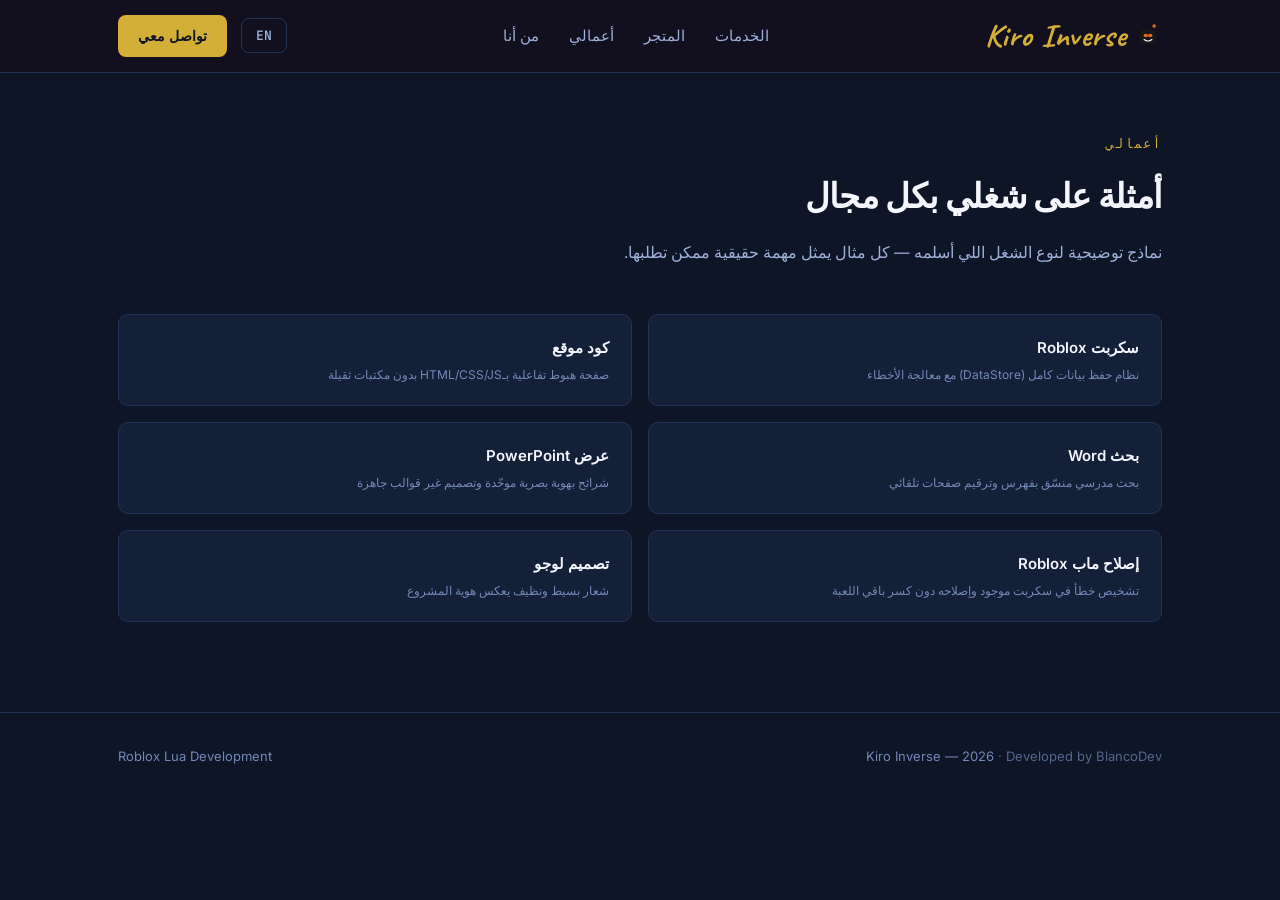
<file: work.html>
<!DOCTYPE html>
<html lang="ar" dir="rtl">
<head>
<meta charset="UTF-8">
<meta name="viewport" content="width=device-width, initial-scale=1.0">
<title>أعمالي — Kiro Inverse</title>
<link rel="preconnect" href="https://fonts.googleapis.com">
<link href="https://fonts.googleapis.com/css2?family=Fraunces:opsz,wght@9..144,500;9..144,600;9..144,700&family=Caveat:wght@600;700&family=Inter:wght@400;500;600;700&family=JetBrains+Mono:wght@400;500;600&display=swap" rel="stylesheet">
<link rel="stylesheet" href="style.css">
</head>
<body>

<nav>
  <div class="wrap">
    <a href="index.html" class="brand">
      <svg width="28" height="28" viewBox="0 0 64 64">
        <circle cx="46" cy="9" r="4" fill="#EA6A17"/>
        <rect x="14" y="18" width="36" height="32" rx="9" fill="#181818"/>
        <ellipse cx="27" cy="31" rx="5" ry="4" fill="#EA6A17"/>
        <ellipse cx="37" cy="31" rx="5" ry="4" fill="#EA6A17"/>
        <path d="M23 40 Q32 47 41 40" stroke="#F4F6FB" stroke-width="2.5" fill="none" stroke-linecap="round"/>
      </svg>
      Kiro Inverse
    </a>
    <div class="navlinks">
      <a href="services.html" data-i18n="nav1">الخدمات</a>
      <a href="store.html" data-i18n="nav2">المتجر</a>
      <a href="work.html" data-i18n="nav3">أعمالي</a>
      <a href="about.html" data-i18n="nav4">من أنا</a>
    </div>
    <div class="nav-right">
      <button class="lang-btn" id="langBtn" onclick="toggleLang()">EN</button>
      <a href="contact.html" class="nav-cta" data-i18n="navCta">تواصل معي</a>
      <button class="menu-toggle" id="menuToggle" onclick="toggleMenu()" aria-label="Menu">☰</button>
    </div>
  </div>
</nav>

<section class="section" style="padding-top:60px;">
  <div class="wrap">
    <div class="section-head reveal">
      <span class="eyebrow" data-i18n="workEyebrow">أعمالي</span>
      <h2 data-i18n="workTitle">أمثلة على شغلي بكل مجال</h2>
      <p data-i18n="workDesc">نماذج توضيحية لنوع الشغل اللي أسلمه — كل مثال يمثل مهمة حقيقية ممكن تطلبها.</p>
    </div>
    <div class="catalog-grid">
      <div class="cat-item reveal" style="align-items:flex-start;"><div><h4 data-i18n="w1n">سكربت Roblox</h4><p data-i18n="w1d">نظام حفظ بيانات كامل (DataStore) مع معالجة الأخطاء</p></div></div>
      <div class="cat-item reveal" style="align-items:flex-start;"><div><h4 data-i18n="w2n">كود موقع</h4><p data-i18n="w2d">صفحة هبوط تفاعلية بـHTML/CSS/JS بدون مكتبات ثقيلة</p></div></div>
      <div class="cat-item reveal" style="align-items:flex-start;"><div><h4 data-i18n="w3n">بحث Word</h4><p data-i18n="w3d">بحث مدرسي منسّق بفهرس وترقيم صفحات تلقائي</p></div></div>
      <div class="cat-item reveal" style="align-items:flex-start;"><div><h4 data-i18n="w4n">عرض PowerPoint</h4><p data-i18n="w4d">شرائح بهوية بصرية موحّدة وتصميم غير قوالب جاهزة</p></div></div>
      <div class="cat-item reveal" style="align-items:flex-start;"><div><h4 data-i18n="w5n">إصلاح ماب Roblox</h4><p data-i18n="w5d">تشخيص خطأ في سكربت موجود وإصلاحه دون كسر باقي اللعبة</p></div></div>
      <div class="cat-item reveal" style="align-items:flex-start;"><div><h4 data-i18n="w6n">تصميم لوجو</h4><p data-i18n="w6d">شعار بسيط ونظيف يعكس هوية المشروع</p></div></div>
    </div>
  </div>
</section>

<footer>
  <div class="wrap">
    <div>Kiro Inverse — 2026 <span style="opacity:0.7;">· Developed by BlancoDev</span></div>
    <div>Roblox Lua Development</div>
  </div>
</footer>

<script src="script.js"></script>
<!--Start of Tawk.to Script-->
<script type="text/javascript">
var Tawk_API=Tawk_API||{}, Tawk_LoadStart=new Date();
(function(){
var s1=document.createElement("script"),s0=document.getElementsByTagName("script")[0];
s1.async=true;
s1.src='https://embed.tawk.to/6a4d74c0751e041d46cbdc67/1jsv904ch';
s1.charset='UTF-8';
s1.setAttribute('crossorigin','*');
s0.parentNode.insertBefore(s1,s0);
})();
</script>
<!--End of Tawk.to Script-->
</body>
</html>
</file>
<file: style.css>
:root{
    --ink:#0D1526; --panel:#141F38; --panel-2:#182A4A;
    --crystal:#3159C9; --crystal-deep:#1B2F66; --amber:#D4AF37;
    --paper:#F4F6FB; --mist:#9FB0D9; --mist-dim:#7488B8; --line:#233355; --radius:14px;
  }
  *{margin:0;padding:0;box-sizing:border-box;}
  html{scroll-behavior:smooth;}
  body{
    background:var(--ink);
    color:var(--paper);
    font-family:'Inter',sans-serif;
    line-height:1.7;
    overflow-x:hidden;
    opacity:1;
  }
  .mono{font-family:'JetBrains Mono',monospace;}
  h1,h2,h3{font-family:'Fraunces',serif;font-weight:600;letter-spacing:-0.01em;}
  a{color:inherit;text-decoration:none;}
  .wrap{max-width:1100px;margin:0 auto;padding:0 28px;}
  .facet{clip-path:polygon(22px 0, 100% 0, 100% calc(100% - 22px), calc(100% - 22px) 100%, 0 100%, 0 22px);}

  /* ==================== NAV ==================== */
  nav{
    position:sticky;
    top:0;
    z-index:50;
    background:rgba(20,16,31,0.85);
    backdrop-filter:blur(10px);
    border-bottom:1px solid var(--line);
    transition:all 0.3s ease;
  }
  nav .wrap{
    display:flex;
    align-items:center;
    justify-content:space-between;
    height:72px;
  }
  .brand{
    font-family:'Caveat',cursive;
    font-weight:700;
    font-size:32px;
    line-height:1;
    color:var(--amber);
    display:flex;
    align-items:center;
    gap:8px;
    letter-spacing:0.01em;
    transition:opacity 0.2s ease;
    cursor:pointer;
    position:relative;
  }
  .brand:hover{
    opacity:0.8;
  }
  .navlinks{
    display:flex;
    gap:30px;
    font-size:14.5px;
    color:var(--mist);
  }
  .navlinks a{
    transition:color 0.2s ease;
    position:relative;
  }
  .navlinks a:hover{
    color:var(--paper);
  }
  .nav-right{display:flex;align-items:center;gap:14px;}
  .lang-btn{
    border:1px solid var(--line);
    color:var(--mist);
    background:transparent;
    padding:8px 14px;
    border-radius:8px;
    font-size:13px;
    font-weight:600;
    cursor:pointer;
    font-family:'JetBrains Mono',monospace;
    transition:all 0.2s ease;
  }
  .lang-btn:hover{
    border-color:var(--crystal);
    color:var(--paper);
  }
  .nav-cta{
    background:var(--amber);
    color:var(--ink);
    padding:9px 20px;
    border-radius:8px;
    font-size:14px;
    font-weight:600;
    transition:all 0.2s ease;
    cursor:pointer;
  }
  .nav-cta:hover{
    transform:translateY(-2px);
    box-shadow:0 8px 20px rgba(212,169,59,0.3);
  }
  .menu-toggle{
    display:none;
    background:transparent;
    border:1px solid var(--line);
    color:var(--paper);
    font-size:17px;
    padding:6px 11px;
    border-radius:8px;
    cursor:pointer;
    line-height:1;
  }
  .menu-toggle:hover{border-color:var(--crystal);}

  /* ==================== HERO SECTION ==================== */
  .hero{
    padding:80px 0 90px;
    position:relative;
    overflow:hidden;
  }
  .hero-grid{
    display:grid;
    grid-template-columns:1.05fr 0.95fr;
    gap:56px;
    align-items:center;
    position:relative;
    z-index:1;
  }
  .eyebrow{
    font-family:'JetBrains Mono',monospace;
    font-size:12.5px;
    letter-spacing:0.14em;
    color:var(--amber);
    text-transform:uppercase;
    margin-bottom:18px;
    display:block;
  }
  .hero h1{
    font-size:50px;
    line-height:1.16;
    color:var(--paper);
    margin-bottom:22px;
  }
  .hero h1 em{
    font-style:normal;
    color:var(--crystal);
    position:relative;
  }
  .hero p.lead{
    font-size:17px;
    color:var(--mist);
    max-width:480px;
    margin-bottom:34px;
  }
  .cta-row{
    display:flex;
    gap:14px;
    flex-wrap:wrap;
  }
  .btn-primary{
    background:var(--amber);
    color:var(--ink);
    padding:14px 26px;
    border-radius:9px;
    font-weight:600;
    font-size:15px;
    transition:all 0.2s ease;
    display:inline-block;
    position:relative;
    overflow:hidden;
  }
  .btn-primary:hover{
    transform:translateY(-2px);
    box-shadow:0 10px 30px rgba(212,169,59,0.3);
  }
  .btn-ghost{
    border:2px solid var(--line);
    color:var(--paper);
    padding:12px 24px;
    border-radius:9px;
    font-weight:500;
    font-size:15px;
    transition:all 0.2s ease;
    position:relative;
    overflow:hidden;
  }
  .btn-ghost:hover{
    border-color:var(--crystal);
    color:var(--crystal);
    transform:translateY(-2px);
  }

  /* ==================== EDITOR/CODE BLOCK ==================== */
  .editor{
    background:var(--panel);
    border:1px solid var(--line);
    box-shadow:0 20px 40px rgba(0,0,0,0.4);
  }
  .editor-bar{
    display:flex;
    align-items:center;
    gap:8px;
    padding:13px 18px;
    border-bottom:1px solid var(--line);
  }
  .editor-bar span{
    width:10px;
    height:10px;
    border-radius:50%;
    background:#4A4166;
  }
  .editor-bar span:nth-child(1){background:#FF5F57;}
  .editor-bar span:nth-child(2){background:#FFBD2E;}
  .editor-bar span:nth-child(3){background:#28C840;}
  .editor-bar .fname{
    margin-left:auto;
    font-family:'JetBrains Mono',monospace;
    font-size:12px;
    color:var(--mist-dim);
  }
  .editor-body{
    padding:22px 22px 26px;
    direction:ltr;
    text-align:left;
    font-family:'JetBrains Mono',monospace;
    font-size:13px;
    line-height:1.85;
    overflow-x:auto;
  }
  .editor-body .ln{
    color:#4A4166;
    display:inline-block;
    width:22px;
    user-select:none;
  }
  .c-kw{color:#B79CFF;font-weight:600;}
  .c-str{color:#8FD6A8;}
  .c-com{color:#5C5480;opacity:0.7;}
  .c-fn{color:#F2A93B;}
  .c-var{color:#E8E4F5;}
  .cursor{
    display:inline-block;
    width:7px;
    height:14px;
    background:var(--amber);
    vertical-align:-2px;
    margin-left:2px;
  }

  /* ==================== SECTIONS ==================== */
  .section{
    padding:90px 0;
    position:relative;
  }
  .section-head{
    margin-bottom:48px;
    max-width:620px;
  }
  .section-head .eyebrow{
    margin-bottom:14px;
  }
  .section-head h2{
    font-size:34px;
    color:var(--paper);
    position:relative;
  }
  .section-head p{
    color:var(--mist);
    font-size:15.5px;
    margin-top:14px;
  }

  /* ==================== TIERS/CARDS ==================== */
  .tiers{
    display:grid;
    grid-template-columns:repeat(3,1fr);
    gap:24px;
  }
  .tier{
    background:var(--panel);
    border:1px solid var(--line);
    padding:32px 26px;
    transition:all 0.2s ease;
    position:relative;
    overflow:hidden;
  }
  .tier:hover{
    transform:translateY(-8px);
    border-color:var(--crystal);
    box-shadow:0 15px 40px rgba(49, 89, 201, 0.15);
  }
  .tier .num{
    font-family:'JetBrains Mono',monospace;
    color:var(--mist-dim);
    font-size:12.5px;
    letter-spacing:0.1em;
    position:relative;
    z-index:1;
  }
  .tier h3{
    font-size:21px;
    color:var(--paper);
    margin:14px 0 6px;
    position:relative;
    z-index:1;
  }
  .tier .price{
    font-family:'Fraunces',serif;
    font-size:32px;
    color:var(--amber);
    font-weight:600;
    margin-bottom:16px;
    position:relative;
    z-index:1;
  }
  .tier .price span{
    font-size:13.5px;
    color:var(--mist-dim);
    font-family:'Inter',sans-serif;
    font-weight:400;
  }
  .tier ul{
    list-style:none;
    margin-bottom:22px;
    position:relative;
    z-index:1;
  }
  .tier li{
    color:var(--mist);
    font-size:13.3px;
    padding:7px 0 7px 18px;
    border-top:1px solid var(--line);
    position:relative;
  }
  .tier li:first-child{border-top:none;padding-top:0;}
  .tier li::before{
    content:"◆";
    position:absolute;
    left:0;
    color:var(--crystal);
    font-size:9px;
  }
  .tier .pick{
    display:block;
    text-align:center;
    border:1px solid var(--line);
    border-radius:8px;
    padding:11px;
    font-size:14px;
    font-weight:600;
    transition:all 0.2s ease;
    position:relative;
    z-index:1;
    overflow:hidden;
    cursor:pointer;
  }
  .tier.featured{
    border-color:var(--amber);
  }
  .tier.featured .pick{
    background:var(--amber);
    color:var(--ink);
    border-color:var(--amber);
  }
  .tier .pick:hover{
    border-color:var(--crystal);
    color:var(--crystal);
    transform:translateY(-1px);
  }
  .tier.featured .pick:hover{
    color:var(--ink);
  }
  .tier-note{
    margin-top:26px;
    background:var(--panel-2);
    border:1px solid var(--line);
    border-radius:10px;
    padding:18px 22px;
    font-size:13.5px;
    color:var(--mist);
  }
  .tier-note strong{color:var(--amber);}

  /* ==================== CATALOG GRID ==================== */
  .catalog-grid{
    display:grid;
    grid-template-columns:repeat(2,1fr);
    gap:16px;
  }
  .cat-item{
    background:var(--panel);
    border:1px solid var(--line);
    border-radius:10px;
    padding:20px 22px;
    display:flex;
    justify-content:space-between;
    align-items:center;
    gap:14px;
    transition:all 0.2s ease;
    position:relative;
    overflow:hidden;
  }
  .cat-item:hover{
    border-color:var(--crystal);
    transform:translateX(4px);
    box-shadow:0 10px 25px rgba(49, 89, 201, 0.1);
  }
  .cat-item h4{
    font-size:15px;
    color:var(--paper);
    font-weight:600;
    margin-bottom:4px;
    position:relative;
    z-index:1;
  }
  .cat-item p{
    font-size:12px;
    color:var(--mist-dim);
    position:relative;
    z-index:1;
  }
  .cat-price{
    font-family:'Fraunces',serif;
    color:var(--amber);
    font-size:19px;
    font-weight:600;
    white-space:nowrap;
    position:relative;
    z-index:1;
  }
  .cat-custom{
    grid-column:1/-1;
    background:linear-gradient(135deg,var(--crystal-deep),var(--panel) 75%);
    border:1px solid var(--line);
    border-radius:10px;
    padding:26px;
    text-align:center;
    transition:all 0.2s ease;
  }
  .cat-custom:hover{
    transform:translateY(-3px);
    box-shadow:0 15px 35px rgba(49, 89, 201, 0.2);
  }
  .cat-custom h4{
    font-size:18px;
    color:var(--paper);
    margin-bottom:8px;
  }
  .cat-custom p{
    color:var(--mist);
    font-size:13.5px;
    margin-bottom:18px;
  }

  /* ==================== PORTFOLIO ==================== */
  .port-grid{
    display:grid;
    grid-template-columns:1fr 1fr;
    gap:24px;
  }
  .port-card{
    background:var(--panel);
    border:1px solid var(--line);
    overflow:hidden;
    border-radius:10px;
    transition:all 0.2s ease;
    position:relative;
  }
  .port-card:hover{
    transform:translateY(-6px);
    box-shadow:0 15px 40px rgba(49, 89, 201, 0.15);
  }
  .port-card img{
    width:100%;
    display:block;
    aspect-ratio:16/10;
    object-fit:cover;
    transition:transform 0.2s ease;
  }
  .port-card:hover img{
    transform:scale(1.03);
  }
  .port-card .cap{
    padding:20px 22px;
    position:relative;
    z-index:2;
  }
  .port-card .cap .tag{
    font-family:'JetBrains Mono',monospace;
    font-size:11px;
    color:var(--amber);
    letter-spacing:0.08em;
  }
  .port-card .cap h3{
    font-size:17px;
    color:var(--paper);
    margin:8px 0 6px;
    font-weight:600;
  }
  .port-card .cap p{
    font-size:13px;
    color:var(--mist);
  }

  /* ==================== ABOUT SECTION ==================== */
  .about-box{
    background:var(--panel);
    border:1px solid var(--line);
    padding:40px;
    border-radius:10px;
  }
  .about-box p{
    color:var(--mist);
    font-size:15.5px;
    max-width:680px;
    line-height:1.8;
  }
  .about-box p+p{margin-top:14px;}
  .about-box strong{color:var(--amber);font-weight:600;}

  /* ==================== CONTACT ==================== */
  .contact-grid{
    display:grid;
    grid-template-columns:1fr 1fr;
    gap:24px;
  }
  .contact-box{
    background:linear-gradient(135deg,var(--crystal-deep),var(--panel) 70%);
    border:1px solid var(--line);
    padding:40px;
    text-align:center;
    display:flex;
    flex-direction:column;
    justify-content:center;
    border-radius:10px;
    transition:all 0.2s ease;
  }
  .contact-box:hover{
    transform:translateY(-3px);
    box-shadow:0 12px 30px rgba(49, 89, 201, 0.15);
  }
  .contact-box h2{
    font-size:26px;
    color:var(--paper);
    margin-bottom:10px;
  }
  .contact-box p{
    color:var(--mist);
    font-size:14px;
    margin-bottom:24px;
  }
  .trust-note{
    margin-top:18px;
    font-size:12.5px;
    color:var(--mist);
    display:flex;
    align-items:center;
    justify-content:center;
    gap:6px;
  }
  .email-pill{
    display:inline-flex;
    align-items:center;
    gap:12px;
    background:var(--ink);
    border:1px solid var(--line);
    border-radius:999px;
    padding:8px 8px 8px 22px;
    font-family:'JetBrains Mono',monospace;
    margin:0 auto;
    transition:all 0.2s ease;
  }
  .email-pill:hover{
    border-color:var(--amber);
    box-shadow:0 8px 20px rgba(212, 175, 55, 0.15);
  }
  .email-pill span{
    font-size:14px;
    color:var(--paper);
  }
  .email-pill button{
    background:var(--amber);
    color:var(--ink);
    border:none;
    border-radius:999px;
    padding:10px 16px;
    font-weight:600;
    font-size:13px;
    cursor:pointer;
    font-family:'Inter',sans-serif;
    transition:all 0.2s ease;
  }
  .email-pill button:hover{
    transform:scale(1.02);
  }

  /* ==================== FORM ==================== */
  .form-box{
    background:var(--panel);
    border:1px solid var(--line);
    padding:36px;
    border-radius:10px;
  }
  .form-box h3{
    font-size:18px;
    color:var(--paper);
    margin-bottom:18px;
  }
  .form-box label{
    display:block;
    font-size:12.5px;
    color:var(--mist-dim);
    margin-bottom:6px;
    font-weight:500;
  }
  .form-box input, .form-box select, .form-box textarea{
    width:100%;
    background:var(--ink);
    border:1px solid var(--line);
    border-radius:8px;
    color:var(--paper);
    padding:11px 14px;
    font-family:'Inter',sans-serif;
    font-size:14px;
    margin-bottom:16px;
    transition:all 0.2s ease;
  }
  .form-box input:focus, .form-box select:focus, .form-box textarea:focus{
    outline:none;
    border-color:var(--crystal);
    box-shadow:0 0 15px rgba(49, 89, 201, 0.15);
  }
  .form-box textarea{
    resize:vertical;
    min-height:80px;
  }
  .form-box button{
    width:100%;
    background:linear-gradient(135deg, var(--amber), #F4D03F);
    color:var(--ink);
    border:none;
    padding:13px;
    border-radius:8px;
    font-weight:700;
    font-size:14.5px;
    cursor:pointer;
    transition:all 0.2s ease;
  }
  .form-box button:hover{
    transform:translateY(-2px);
    box-shadow:0 10px 25px rgba(212, 175, 55, 0.25);
  }
  .form-success{
    display:none;
    background:#1D9E7522;
    border:1px solid #1D9E75;
    color:#7FE0BA;
    padding:12px;
    border-radius:8px;
    font-size:13px;
    margin-top:12px;
    text-align:center;
  }

  /* ==================== FOOTER ==================== */
  footer{
    border-top:1px solid var(--line);
    padding:32px 0;
    position:relative;
  }
  footer .wrap{
    display:flex;
    justify-content:space-between;
    align-items:center;
    font-size:13px;
    color:var(--mist-dim);
  }

  /* ==================== ANIMATIONS ==================== */
  .reveal{
    opacity:0;
    transform:translateY(18px);
    transition:opacity 0.6s ease, transform 0.6s ease;
  }
  .reveal.show{
    opacity:1;
    transform:translateY(0);
  }

  @media (prefers-reduced-motion: reduce){
    * {animation-duration: 0.01ms !important; animation-iteration-count: 1 !important; transition-duration: 0.01ms !important;}
  }

  @media (max-width:1024px){
    .hero-grid{gap:40px;}
    .hero h1{font-size:42px;}
    .tiers{grid-template-columns:repeat(2,1fr);}
    nav .wrap{height:64px;}
    .wrap{padding:0 24px;}
  }

  @media (max-width:768px){
    .brand{font-size:24px;gap:6px;}
    .brand svg{width:24px;height:24px;}
    .navlinks{
      display:none;
      position:absolute;
      top:100%;
      left:0;
      right:0;
      background:var(--ink);
      border-bottom:1px solid var(--line);
      flex-direction:column;
      gap:0;
      padding:6px 0;
    }
    .navlinks.open{display:flex;}
    .navlinks a{padding:14px 24px;border-top:1px solid var(--line);}
    .navlinks a:first-child{border-top:none;}
    .menu-toggle{display:inline-flex;align-items:center;justify-content:center;}
    .nav-right{gap:10px;}
    .lang-btn{padding:6px 12px;font-size:12px;}
    .nav-cta{padding:8px 16px;font-size:13px;}
    .hero-grid{grid-template-columns:1fr;}
    .hero h1{font-size:32px;line-height:1.2;margin-bottom:18px;}
    .hero p.lead{font-size:15px;margin-bottom:24px;}
    .cta-row{flex-direction:column;}
    .btn-primary,.btn-ghost{width:100%;}
    .tiers{grid-template-columns:1fr;gap:20px;}
    .tier{padding:28px 22px;}
    .tier h3{font-size:18px;}
    .tier .price{font-size:28px;}
    .catalog-grid{grid-template-columns:1fr;gap:12px;}
    .cat-item{padding:16px;flex-direction:column;align-items:flex-start;}
    .cat-price{font-size:16px;margin-top:8px;}
    .section-head h2{font-size:26px;}
    .section-head p{font-size:14px;}
    .port-grid{grid-template-columns:1fr;}
    .contact-grid{grid-template-columns:1fr;}
    .contact-box,.form-box{padding:28px 22px;}
    .about-box{padding:26px;}
    .tier-note{padding:14px 16px;font-size:12.5px;}
    .eyebrow{font-size:11px;margin-bottom:12px;}
    .section{padding:60px 0;}
    .email-pill{flex-direction:column;border-radius:16px;padding:16px;width:100%;max-width:320px;margin:0 auto;}
    .email-pill span{font-size:12px;word-break:break-all;}
    .email-pill button{width:100%;padding:10px 12px;font-size:12px;}
    .form-box input, .form-box select, .form-box textarea{padding:10px 12px;font-size:13px;margin-bottom:12px;}
    .form-box label{font-size:12px;margin-bottom:4px;}
    footer .wrap{flex-direction:column;gap:10px;text-align:center;font-size:12px;}
  }

  @media (max-width:480px){
    .brand{font-size:20px;}
    .brand svg{width:20px;height:20px;}
    .wrap{padding:0 16px;}
    .hero{padding:60px 0 70px;}
    .hero h1{font-size:26px;}
    .hero p.lead{font-size:14px;}
    .editor{display:none;}
    .eyebrow{font-size:10px;}
    .section-head h2{font-size:22px;}
    .cat-item h4{font-size:13px;}
    .cat-item p{font-size:11px;}
    .tier .num{font-size:10px;}
    .tier h3{font-size:16px;}
    .tier .price{font-size:24px;}
    .tier li{font-size:12px;padding:6px 0;}
    .tier-note{font-size:11px;padding:12px;}
  }
</file>
